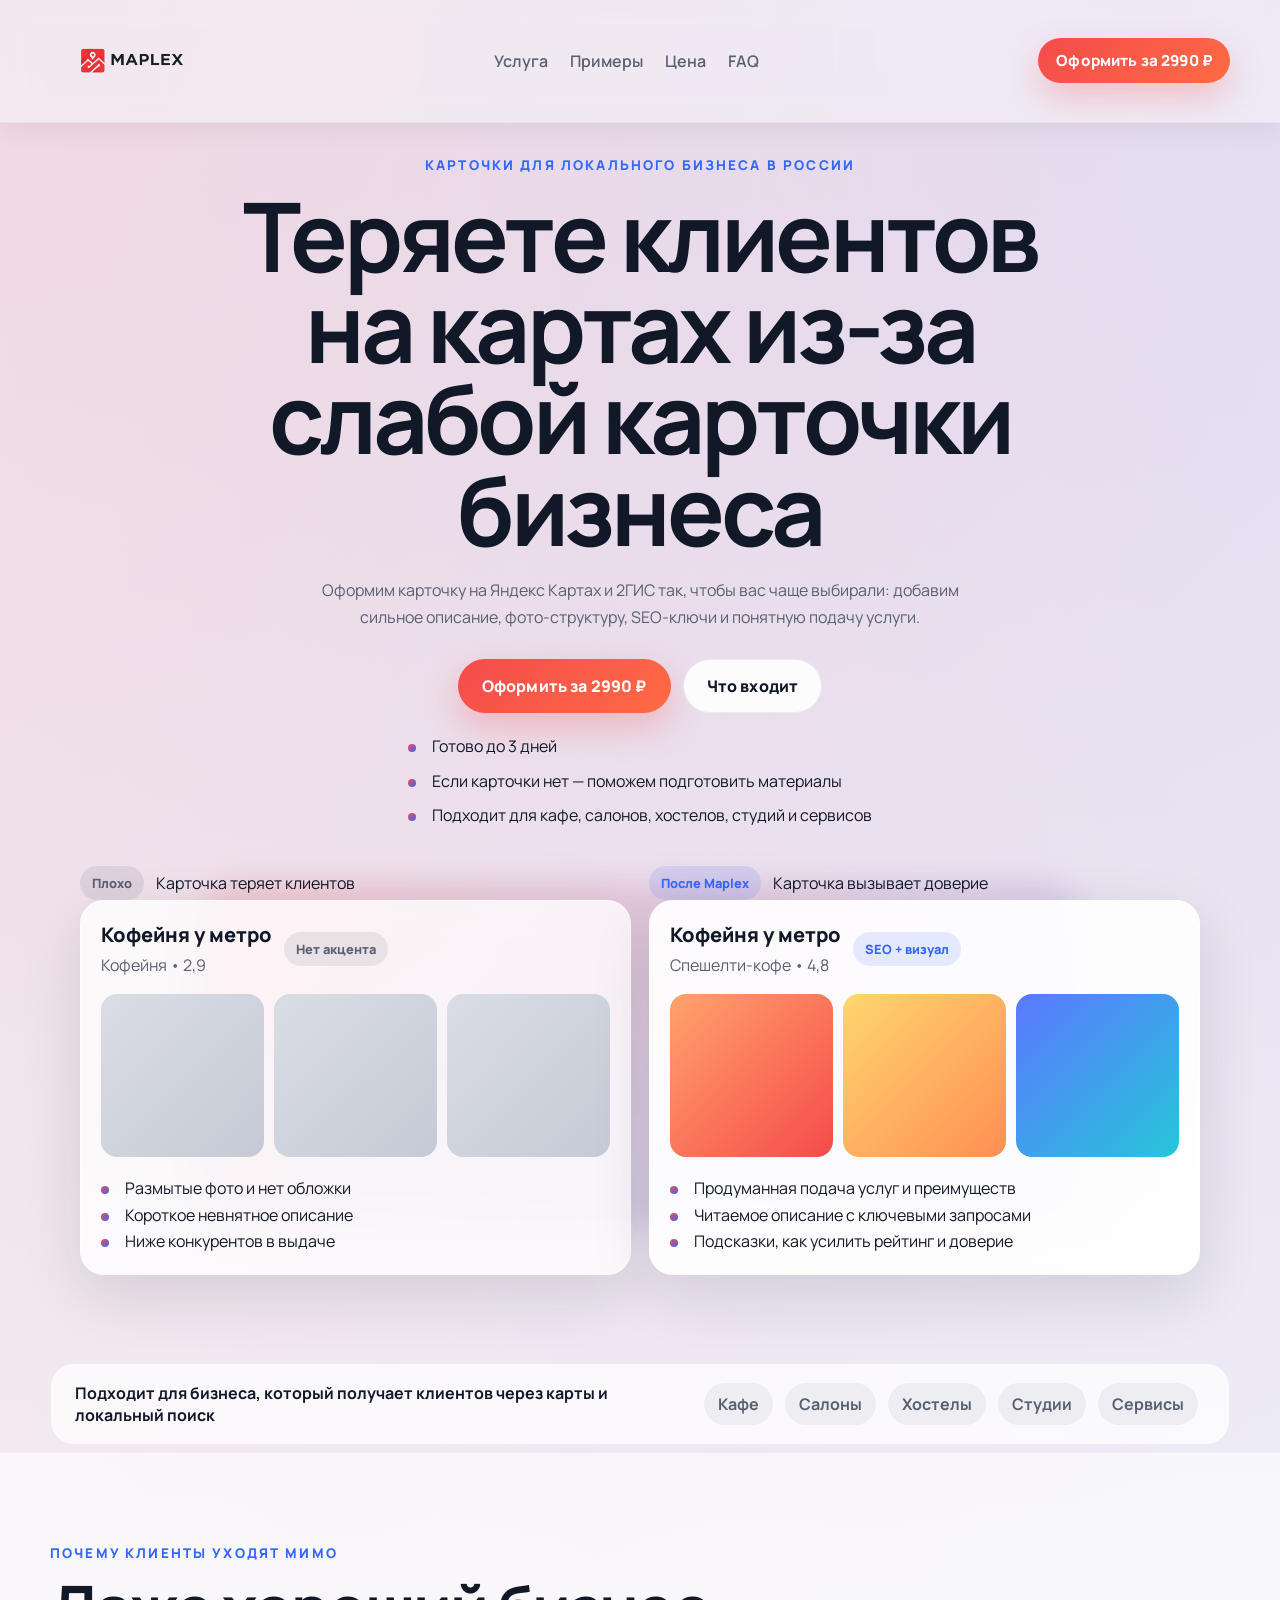
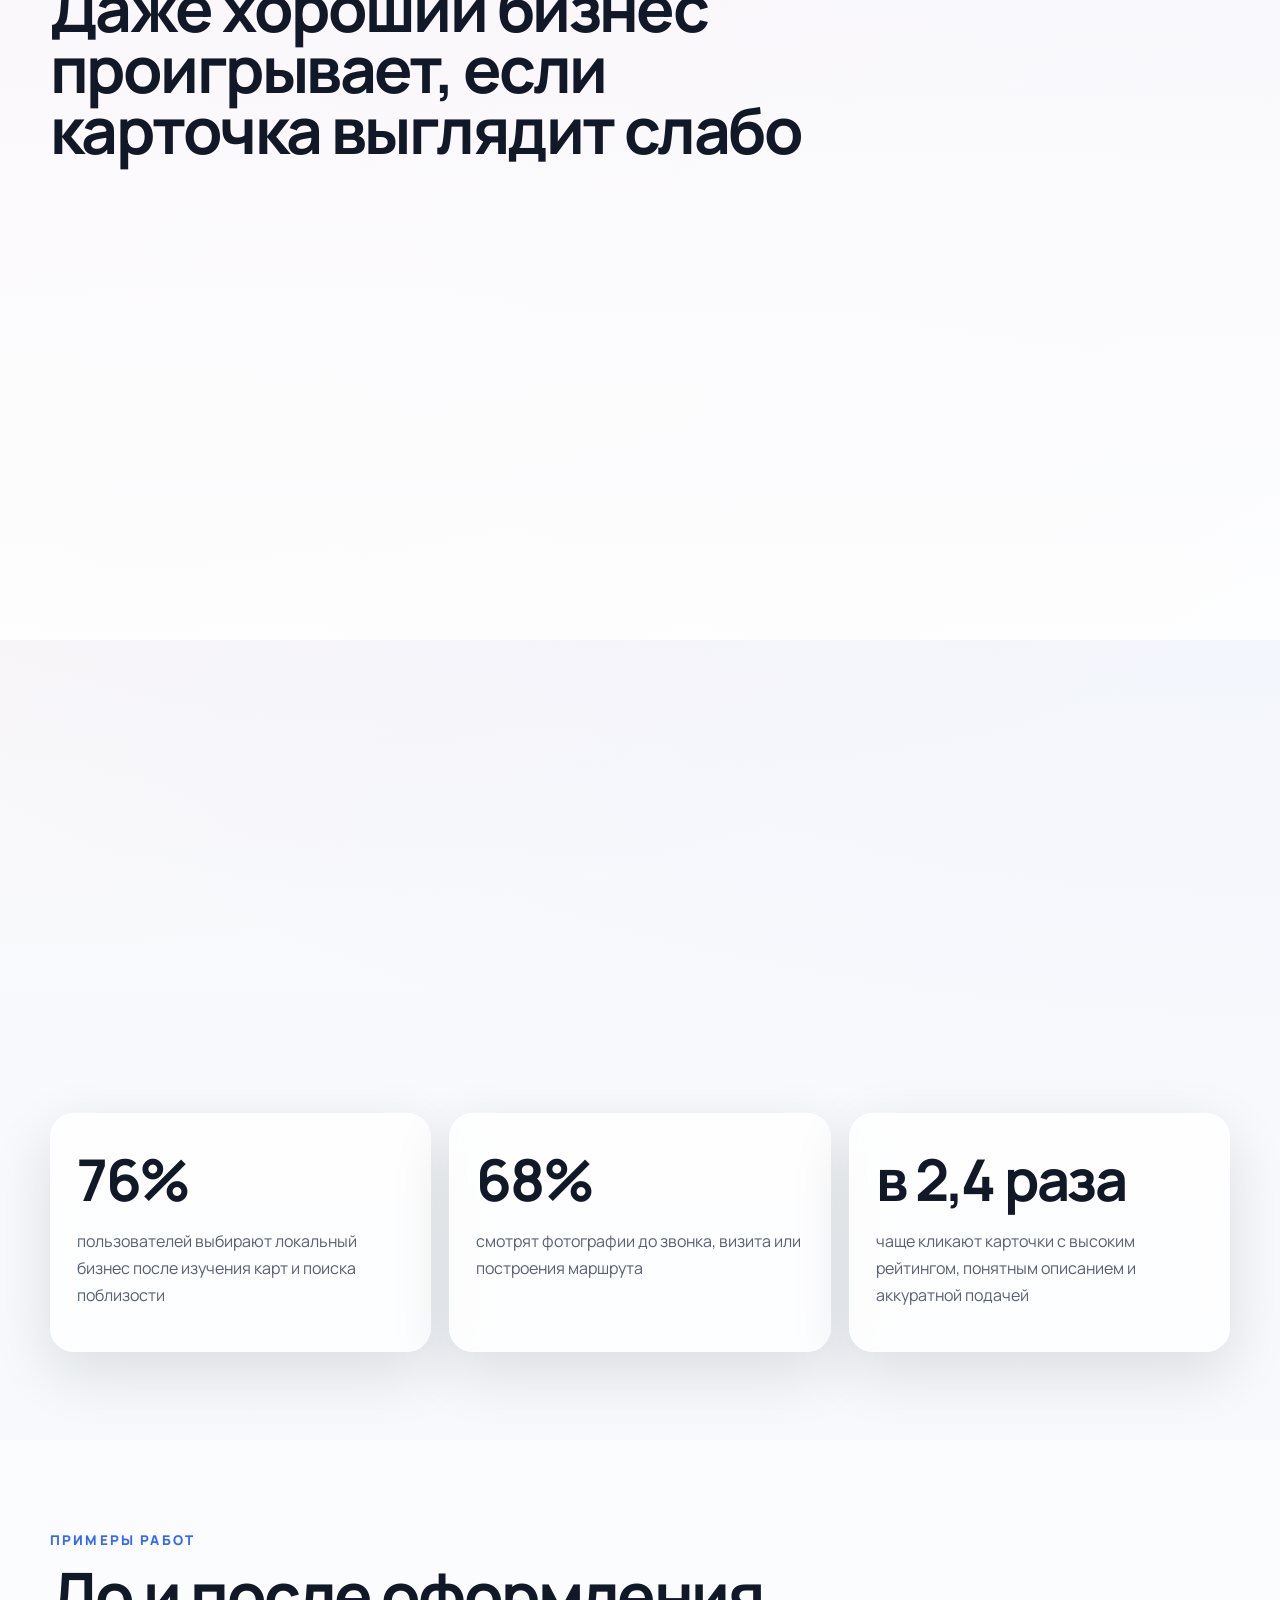
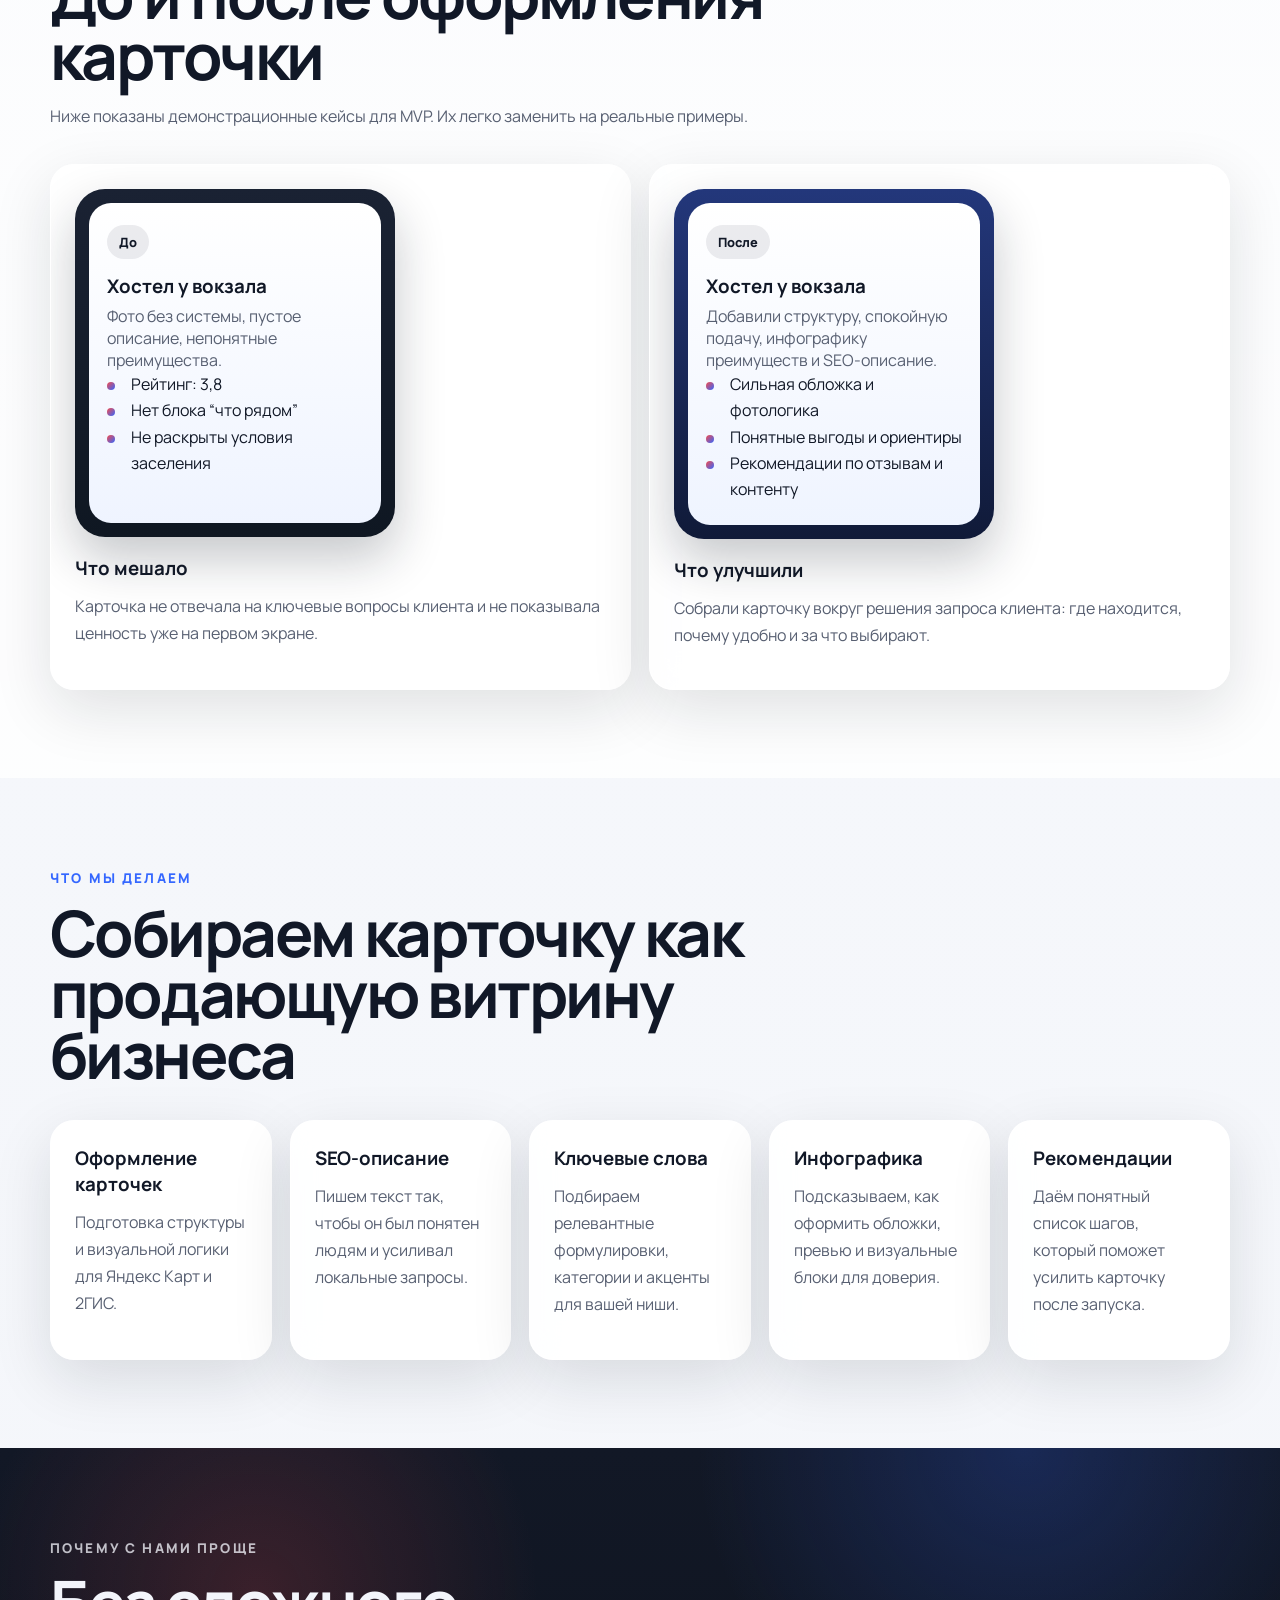
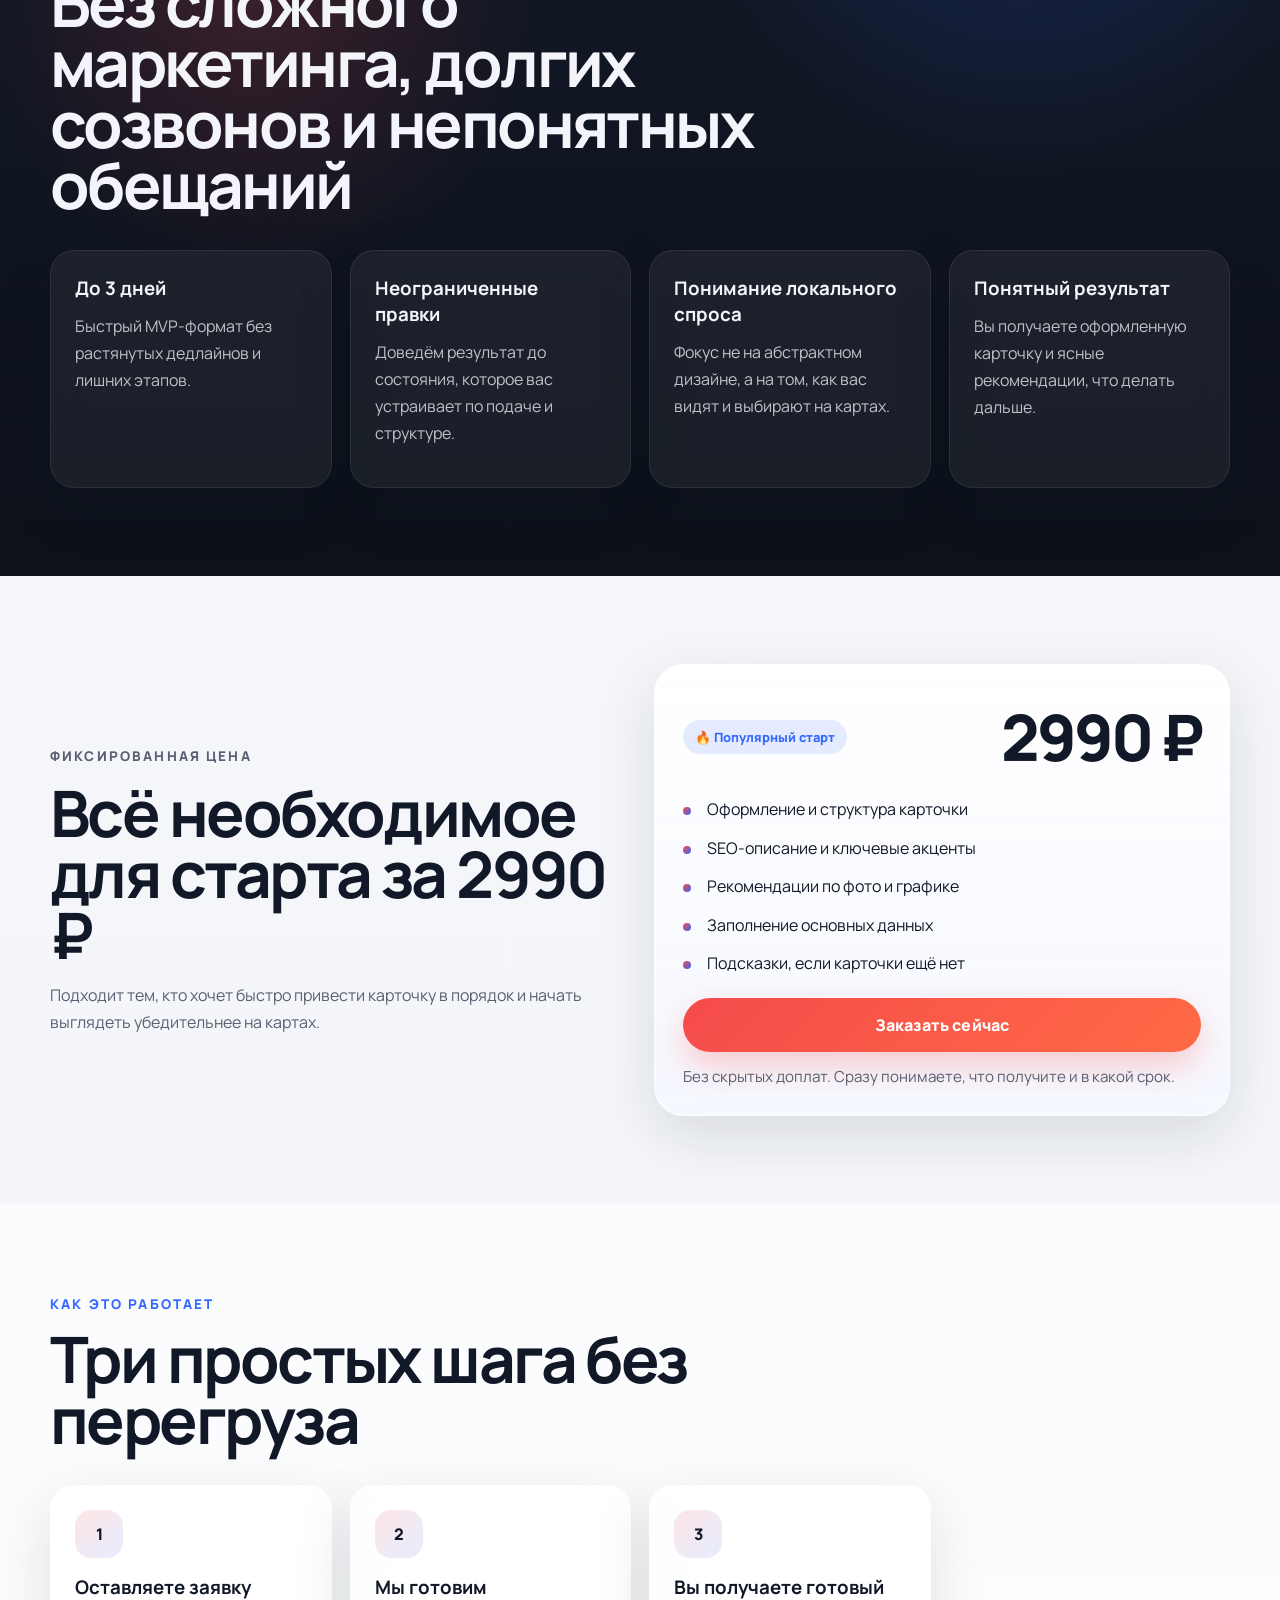
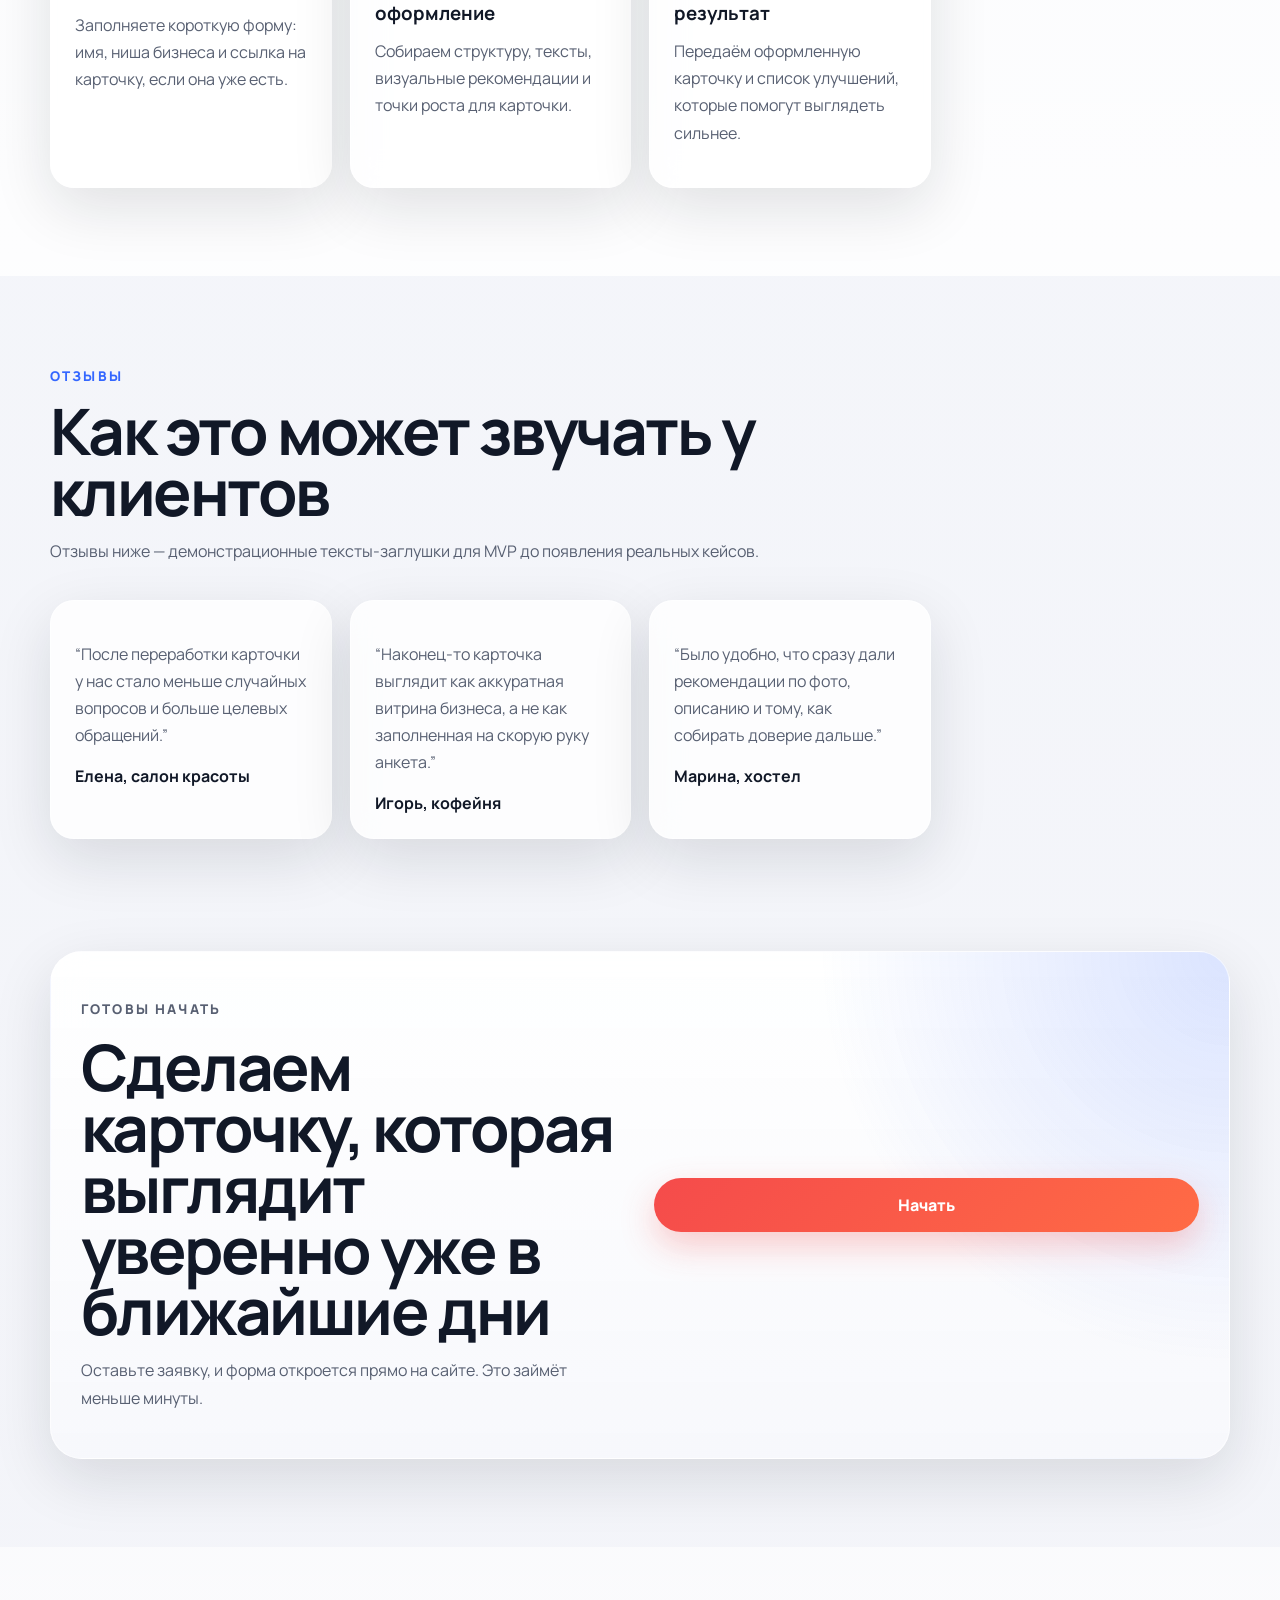
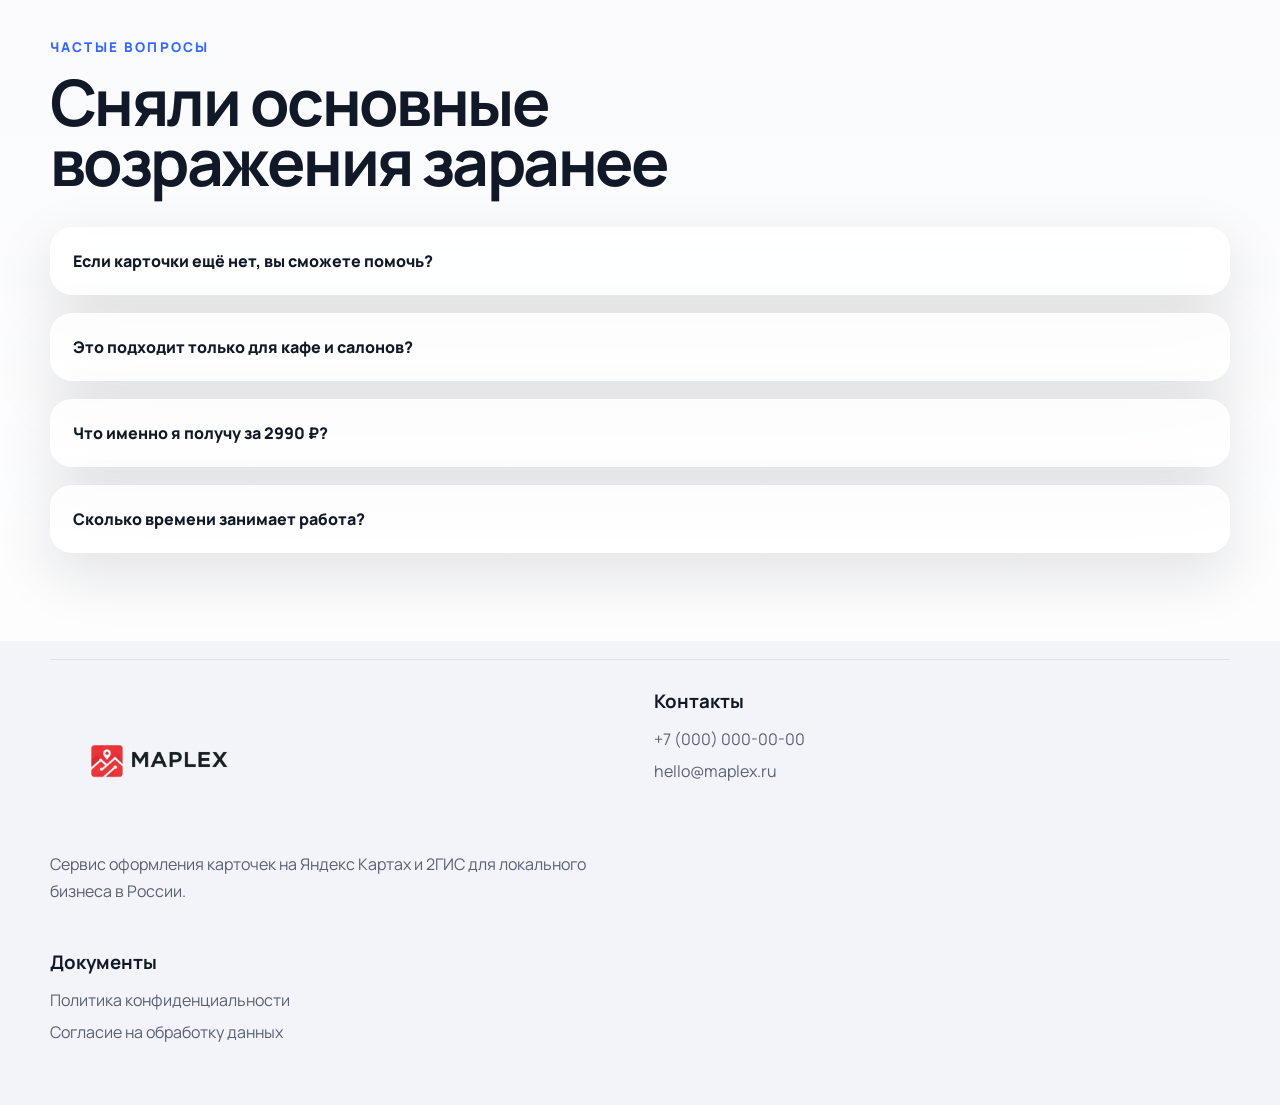
<file: index.html>
<!DOCTYPE html>
<html lang="ru">
<head>
  <meta charset="UTF-8">
  <meta name="viewport" content="width=device-width, initial-scale=1.0">
  <title>Maplex — оформление карточек на Яндекс Картах и 2ГИС за 2990 ₽</title>
  <meta
    name="description"
    content="Maplex помогает локальному бизнесу оформить и улучшить карточки на Яндекс Картах и 2ГИС: фото, описание, SEO, инфографика и рекомендации. Готово до 3 дней за 2990 ₽."
  >
  <meta
    name="keywords"
    content="оформление карточки Яндекс Карты, оформление 2ГИС, оптимизация карточки бизнеса, продвижение на картах, локальный бизнес"
  >
  <meta property="og:title" content="Maplex — оформим карточку бизнеса за 2990 ₽">
  <meta property="og:description" content="Повысьте доверие и поток клиентов из Яндекс Карт и 2ГИС за 3 дня.">
  <meta property="og:type" content="website">
  <meta property="og:locale" content="ru_RU">
  <link rel="preconnect" href="https://fonts.googleapis.com">
  <link rel="preconnect" href="https://fonts.gstatic.com" crossorigin>
  <link
    href="https://fonts.googleapis.com/css2?family=Manrope:wght@400;500;600;700;800&display=swap"
    rel="stylesheet"
  >
  <link rel="stylesheet" href="styles.css?v=9">
</head>
<body>
  <div class="page-shell">
    <header class="site-header">
      <div class="container header-inner">
        <a class="brand" href="#hero" aria-label="Maplex">
          <img class="brand-logo" src="logo-final.png" alt="Логотип Maplex" width="312" height="68">
        </a>
        <nav class="nav">
          <a href="#services">Услуга</a>
          <a href="#cases">Примеры</a>
          <a href="#pricing">Цена</a>
          <a href="#faq">FAQ</a>
        </nav>
        <button class="button button-small" type="button" data-open-modal>
          Оформить за 2990 ₽
        </button>
      </div>
    </header>

    <main>
      <section class="hero section" id="hero">
        <div class="container hero-grid">
          <div class="hero-copy reveal">
            <p class="eyebrow">Карточки для локального бизнеса в России</p>
            <h1>Теряете клиентов на картах из-за слабой карточки бизнеса</h1>
            <p class="hero-text">
              Оформим карточку на Яндекс Картах и 2ГИС так, чтобы вас чаще выбирали:
              добавим сильное описание, фото-структуру, SEO-ключи и понятную подачу услуги.
            </p>
            <div class="hero-actions">
              <button class="button" type="button" data-open-modal>Оформить за 2990 ₽</button>
              <a class="button button-secondary" href="#pricing">Что входит</a>
            </div>
            <ul class="hero-points">
              <li>Готово до 3 дней</li>
              <li>Если карточки нет — поможем подготовить материалы</li>
              <li>Подходит для кафе, салонов, хостелов, студий и сервисов</li>
            </ul>
          </div>

          <div class="hero-visual reveal">
            <div class="hero-compare-grid">
              <div class="compare-card compare-card-bad">
                <div class="compare-label">
                  <span class="status status-bad">Плохо</span>
                  <span>Карточка теряет клиентов</span>
                </div>
                <div class="map-card mock-card">
                  <div class="mock-top">
                    <div>
                      <p class="mock-title">Кофейня у метро</p>
                      <p class="mock-subtitle">Кофейня • 2,9</p>
                    </div>
                    <span class="pill pill-muted">Нет акцента</span>
                  </div>
                  <div class="photo-strip">
                    <div class="photo ghost"></div>
                    <div class="photo ghost"></div>
                    <div class="photo ghost"></div>
                  </div>
                  <ul class="mock-list">
                    <li>Размытые фото и нет обложки</li>
                    <li>Короткое невнятное описание</li>
                    <li>Ниже конкурентов в выдаче</li>
                  </ul>
                </div>
              </div>

              <div class="compare-card compare-card-good">
                <div class="compare-label">
                  <span class="status status-good">После Maplex</span>
                  <span>Карточка вызывает доверие</span>
                </div>
                <div class="map-card mock-card highlighted">
                  <div class="mock-top">
                    <div>
                      <p class="mock-title">Кофейня у метро</p>
                      <p class="mock-subtitle">Спешелти-кофе • 4,8</p>
                    </div>
                    <span class="pill pill-accent">SEO + визуал</span>
                  </div>
                  <div class="photo-strip">
                    <div class="photo vibrant"></div>
                    <div class="photo warm"></div>
                    <div class="photo vivid"></div>
                  </div>
                  <ul class="mock-list">
                    <li>Продуманная подача услуг и преимуществ</li>
                    <li>Читаемое описание с ключевыми запросами</li>
                    <li>Подсказки, как усилить рейтинг и доверие</li>
                  </ul>
                </div>
              </div>
            </div>
          </div>
        </div>
      </section>

      <section class="trusted-line">
        <div class="container trusted-line-inner">
          <p>Подходит для бизнеса, который получает клиентов через карты и локальный поиск</p>
          <div class="trusted-tags">
            <span>Кафе</span>
            <span>Салоны</span>
            <span>Хостелы</span>
            <span>Студии</span>
            <span>Сервисы</span>
          </div>
        </div>
      </section>

      <section class="section section-soft" id="pain">
        <div class="container">
          <div class="section-heading reveal">
            <p class="eyebrow">Почему клиенты уходят мимо</p>
            <h2>Даже хороший бизнес проигрывает, если карточка выглядит слабо</h2>
          </div>
          <div class="pain-grid">
            <article class="feature-card reveal">
              <div class="icon-badge">01</div>
              <h3>Вас не выбирают на картах</h3>
              <p>Пользователь видит десятки вариантов и кликает туда, где понятнее, чище и убедительнее.</p>
            </article>
            <article class="feature-card reveal">
              <div class="icon-badge">02</div>
              <h3>Мало отзывов и доверия</h3>
              <p>Когда рейтинг слабый, а описание пустое, посетитель уходит к конкуренту без лишних раздумий.</p>
            </article>
            <article class="feature-card reveal">
              <div class="icon-badge">03</div>
              <h3>Плохие или случайные фото</h3>
              <p>Фото продают атмосферу. Если они не цепляют, карточка выглядит заброшенной и неаккуратной.</p>
            </article>
            <article class="feature-card reveal">
              <div class="icon-badge">04</div>
              <h3>Нет понятного описания</h3>
              <p>Клиент не понимает, чем вы отличаетесь, кому подходите и почему стоит выбрать именно вас.</p>
            </article>
            <article class="feature-card reveal">
              <div class="icon-badge">05</div>
              <h3>Вы ниже конкурентов</h3>
              <p>Без структуры, ключевых слов и оформления карточка проигрывает даже более слабым игрокам.</p>
            </article>
          </div>
        </div>
      </section>

      <section class="section" id="stats">
        <div class="container">
          <div class="section-heading reveal">
            <p class="eyebrow">Цифры, которые влияют на решение</p>
            <h2>Карточка на картах — это не формальность, а реальная точка входа в продажу</h2>
            <p class="section-note">
              Приведены ориентировочные маркетинговые значения для MVP-лендинга. При желании заменим их на подтверждённые данные.
            </p>
          </div>
          <div class="stats-grid">
            <article class="stat-card reveal">
              <strong>76%</strong>
              <p>пользователей выбирают локальный бизнес после изучения карт и поиска поблизости</p>
            </article>
            <article class="stat-card reveal">
              <strong>68%</strong>
              <p>смотрят фотографии до звонка, визита или построения маршрута</p>
            </article>
            <article class="stat-card reveal">
              <strong>в 2,4 раза</strong>
              <p>чаще кликают карточки с высоким рейтингом, понятным описанием и аккуратной подачей</p>
            </article>
          </div>
        </div>
      </section>

      <section class="section section-soft" id="cases">
        <div class="container">
          <div class="section-heading reveal">
            <p class="eyebrow">Примеры работ</p>
            <h2>До и после оформления карточки</h2>
            <p class="section-note">Ниже показаны демонстрационные кейсы для MVP. Их легко заменить на реальные примеры.</p>
          </div>
          <div class="cases-grid">
            <article class="case-card reveal">
              <div class="case-visual">
                <div class="demo-phone">
                  <div class="demo-screen">
                    <span class="demo-tag">До</span>
                    <h3>Хостел у вокзала</h3>
                    <p>Фото без системы, пустое описание, непонятные преимущества.</p>
                    <ul>
                      <li>Рейтинг: 3,8</li>
                      <li>Нет блока “что рядом”</li>
                      <li>Не раскрыты условия заселения</li>
                    </ul>
                  </div>
                </div>
              </div>
              <div class="case-copy">
                <h3>Что мешало</h3>
                <p>Карточка не отвечала на ключевые вопросы клиента и не показывала ценность уже на первом экране.</p>
              </div>
            </article>
            <article class="case-card reveal">
              <div class="case-visual">
                <div class="demo-phone demo-phone-accent">
                  <div class="demo-screen">
                    <span class="demo-tag demo-tag-good">После</span>
                    <h3>Хостел у вокзала</h3>
                    <p>Добавили структуру, спокойную подачу, инфографику преимуществ и SEO-описание.</p>
                    <ul>
                      <li>Сильная обложка и фотологика</li>
                      <li>Понятные выгоды и ориентиры</li>
                      <li>Рекомендации по отзывам и контенту</li>
                    </ul>
                  </div>
                </div>
              </div>
              <div class="case-copy">
                <h3>Что улучшили</h3>
                <p>Собрали карточку вокруг решения запроса клиента: где находится, почему удобно и за что выбирают.</p>
              </div>
            </article>
          </div>
        </div>
      </section>

      <section class="section" id="services">
        <div class="container">
          <div class="section-heading reveal">
            <p class="eyebrow">Что мы делаем</p>
            <h2>Собираем карточку как продающую витрину бизнеса</h2>
          </div>
          <div class="services-grid">
            <article class="service-card reveal">
              <h3>Оформление карточек</h3>
              <p>Подготовка структуры и визуальной логики для Яндекс Карт и 2ГИС.</p>
            </article>
            <article class="service-card reveal">
              <h3>SEO-описание</h3>
              <p>Пишем текст так, чтобы он был понятен людям и усиливал локальные запросы.</p>
            </article>
            <article class="service-card reveal">
              <h3>Ключевые слова</h3>
              <p>Подбираем релевантные формулировки, категории и акценты для вашей ниши.</p>
            </article>
            <article class="service-card reveal">
              <h3>Инфографика</h3>
              <p>Подсказываем, как оформить обложки, превью и визуальные блоки для доверия.</p>
            </article>
            <article class="service-card reveal">
              <h3>Рекомендации</h3>
              <p>Даём понятный список шагов, который поможет усилить карточку после запуска.</p>
            </article>
          </div>
        </div>
      </section>

      <section class="section section-dark" id="benefits">
        <div class="container">
          <div class="section-heading light reveal">
            <p class="eyebrow">Почему с нами проще</p>
            <h2>Без сложного маркетинга, долгих созвонов и непонятных обещаний</h2>
          </div>
          <div class="benefits-grid">
            <article class="benefit-item reveal">
              <h3>До 3 дней</h3>
              <p>Быстрый MVP-формат без растянутых дедлайнов и лишних этапов.</p>
            </article>
            <article class="benefit-item reveal">
              <h3>Неограниченные правки</h3>
              <p>Доведём результат до состояния, которое вас устраивает по подаче и структуре.</p>
            </article>
            <article class="benefit-item reveal">
              <h3>Понимание локального спроса</h3>
              <p>Фокус не на абстрактном дизайне, а на том, как вас видят и выбирают на картах.</p>
            </article>
            <article class="benefit-item reveal">
              <h3>Понятный результат</h3>
              <p>Вы получаете оформленную карточку и ясные рекомендации, что делать дальше.</p>
            </article>
          </div>
        </div>
      </section>

      <section class="section" id="pricing">
        <div class="container pricing-wrap reveal">
          <div class="pricing-copy">
            <p class="eyebrow">Фиксированная цена</p>
            <h2>Всё необходимое для старта за 2990 ₽</h2>
            <p>Подходит тем, кто хочет быстро привести карточку в порядок и начать выглядеть убедительнее на картах.</p>
          </div>
          <div class="pricing-card">
            <div class="price-line">
              <span class="price-badge">🔥 Популярный старт</span>
              <strong>2990 ₽</strong>
            </div>
            <ul class="price-list">
              <li>Оформление и структура карточки</li>
              <li>SEO-описание и ключевые акценты</li>
              <li>Рекомендации по фото и графике</li>
              <li>Заполнение основных данных</li>
              <li>Подсказки, если карточки ещё нет</li>
            </ul>
            <button class="button button-wide" type="button" data-open-modal>Заказать сейчас</button>
            <p class="micro-copy">Без скрытых доплат. Сразу понимаете, что получите и в какой срок.</p>
          </div>
        </div>
      </section>

      <section class="section section-soft" id="process">
        <div class="container">
          <div class="section-heading reveal">
            <p class="eyebrow">Как это работает</p>
            <h2>Три простых шага без перегруза</h2>
          </div>
          <div class="steps-grid">
            <article class="step-card reveal">
              <span>1</span>
              <h3>Оставляете заявку</h3>
              <p>Заполняете короткую форму: имя, ниша бизнеса и ссылка на карточку, если она уже есть.</p>
            </article>
            <article class="step-card reveal">
              <span>2</span>
              <h3>Мы готовим оформление</h3>
              <p>Собираем структуру, тексты, визуальные рекомендации и точки роста для карточки.</p>
            </article>
            <article class="step-card reveal">
              <span>3</span>
              <h3>Вы получаете готовый результат</h3>
              <p>Передаём оформленную карточку и список улучшений, которые помогут выглядеть сильнее.</p>
            </article>
          </div>
        </div>
      </section>

      <section class="section" id="reviews">
        <div class="container">
          <div class="section-heading reveal">
            <p class="eyebrow">Отзывы</p>
            <h2>Как это может звучать у клиентов</h2>
            <p class="section-note">Отзывы ниже — демонстрационные тексты-заглушки для MVP до появления реальных кейсов.</p>
          </div>
          <div class="reviews-grid">
            <article class="review-card reveal">
              <p>“После переработки карточки у нас стало меньше случайных вопросов и больше целевых обращений.”</p>
              <strong>Елена, салон красоты</strong>
            </article>
            <article class="review-card reveal">
              <p>“Наконец-то карточка выглядит как аккуратная витрина бизнеса, а не как заполненная на скорую руку анкета.”</p>
              <strong>Игорь, кофейня</strong>
            </article>
            <article class="review-card reveal">
              <p>“Было удобно, что сразу дали рекомендации по фото, описанию и тому, как собирать доверие дальше.”</p>
              <strong>Марина, хостел</strong>
            </article>
          </div>
        </div>
      </section>

      <section class="section cta-section" id="contact">
        <div class="container cta-box reveal">
          <div>
            <p class="eyebrow">Готовы начать</p>
            <h2>Сделаем карточку, которая выглядит уверенно уже в ближайшие дни</h2>
            <p>Оставьте заявку, и форма откроется прямо на сайте. Это займёт меньше минуты.</p>
          </div>
          <button class="button" type="button" data-open-modal>Начать</button>
        </div>
      </section>

      <section class="section section-soft" id="faq">
        <div class="container">
          <div class="section-heading reveal">
            <p class="eyebrow">Частые вопросы</p>
            <h2>Сняли основные возражения заранее</h2>
          </div>
          <div class="faq-list">
            <details class="faq-item reveal">
              <summary>Если карточки ещё нет, вы сможете помочь?</summary>
              <p>Да. Подскажем, какие материалы нужны для старта, и подготовим основу, чтобы вам было проще запуститься.</p>
            </details>
            <details class="faq-item reveal">
              <summary>Это подходит только для кафе и салонов?</summary>
              <p>Нет. Услуга рассчитана на любой локальный бизнес, который получает клиентов через карты и поиск поблизости.</p>
            </details>
            <details class="faq-item reveal">
              <summary>Что именно я получу за 2990 ₽?</summary>
              <p>Оформление карточки, SEO-описание, ключевые акценты, рекомендации по визуалу и понятную структуру для заполнения.</p>
            </details>
            <details class="faq-item reveal">
              <summary>Сколько времени занимает работа?</summary>
              <p>Обычно до 3 дней, если материалы уже есть. Если чего-то не хватает, подскажем самый короткий путь, как это закрыть.</p>
            </details>
          </div>
        </div>
      </section>
    </main>

    <footer class="site-footer">
      <div class="container footer-grid">
        <div>
          <img class="footer-logo" src="logo-final.png" alt="Maplex" width="312" height="68">
          <p class="footer-text">
            Сервис оформления карточек на Яндекс Картах и 2ГИС для локального бизнеса в России.
          </p>
        </div>
        <div>
          <h3>Контакты</h3>
          <a href="tel:+70000000000">+7 (000) 000-00-00</a>
          <a href="mailto:hello@maplex.ru">hello@maplex.ru</a>
        </div>
        <div>
          <h3>Документы</h3>
          <a href="privacy.html">Политика конфиденциальности</a>
          <a href="consent.html">Согласие на обработку данных</a>
        </div>
      </div>
    </footer>
  </div>

  <div class="modal" id="lead-modal" aria-hidden="true" role="dialog" aria-modal="true" aria-labelledby="lead-title">
    <div class="modal-backdrop" data-close-modal></div>
    <div class="modal-dialog">
      <button class="modal-close" type="button" aria-label="Закрыть форму" data-close-modal>×</button>
      <div class="modal-copy">
        <p class="eyebrow">Заявка на оформление</p>
        <h2 id="lead-title">Оставьте контакты, и мы вернёмся с планом по вашей карточке</h2>
        <p>Можно оставить телефон или email. Если карточка уже есть, прикрепите ссылку — это ускорит старт.</p>
      </div>
      <form class="lead-form" id="lead-form">
        <label>
          Имя
          <input type="text" name="name" placeholder="Как к вам обращаться" required>
        </label>
        <label>
          Бизнес
          <input type="text" name="business" placeholder="Например: кофейня, салон, хостел" required>
        </label>
        <label>
          Ссылка на карточку
          <input type="url" name="listing" placeholder="https://...">
        </label>
        <label>
          Телефон или email
          <input type="text" name="contact" placeholder="+7 ... или name@email.ru" required>
        </label>
        <label class="checkbox">
          <input type="checkbox" name="terms" required>
          <span>
            Нажимая кнопку, вы соглашаетесь с
            <a href="privacy.html" target="_blank" rel="noopener noreferrer">политикой конфиденциальности</a>
            и
            <a href="consent.html" target="_blank" rel="noopener noreferrer">обработкой персональных данных</a>.
          </span>
        </label>
        <button class="button button-wide" type="submit">Отправить заявку</button>
        <p class="form-hint">Форма демонстрационная: после интеграции можно подключить Telegram, email или CRM.</p>
        <p class="form-result" id="form-result" aria-live="polite"></p>
      </form>
    </div>
  </div>

  <script src="script.js?v=4"></script>
</body>
</html>
</file>
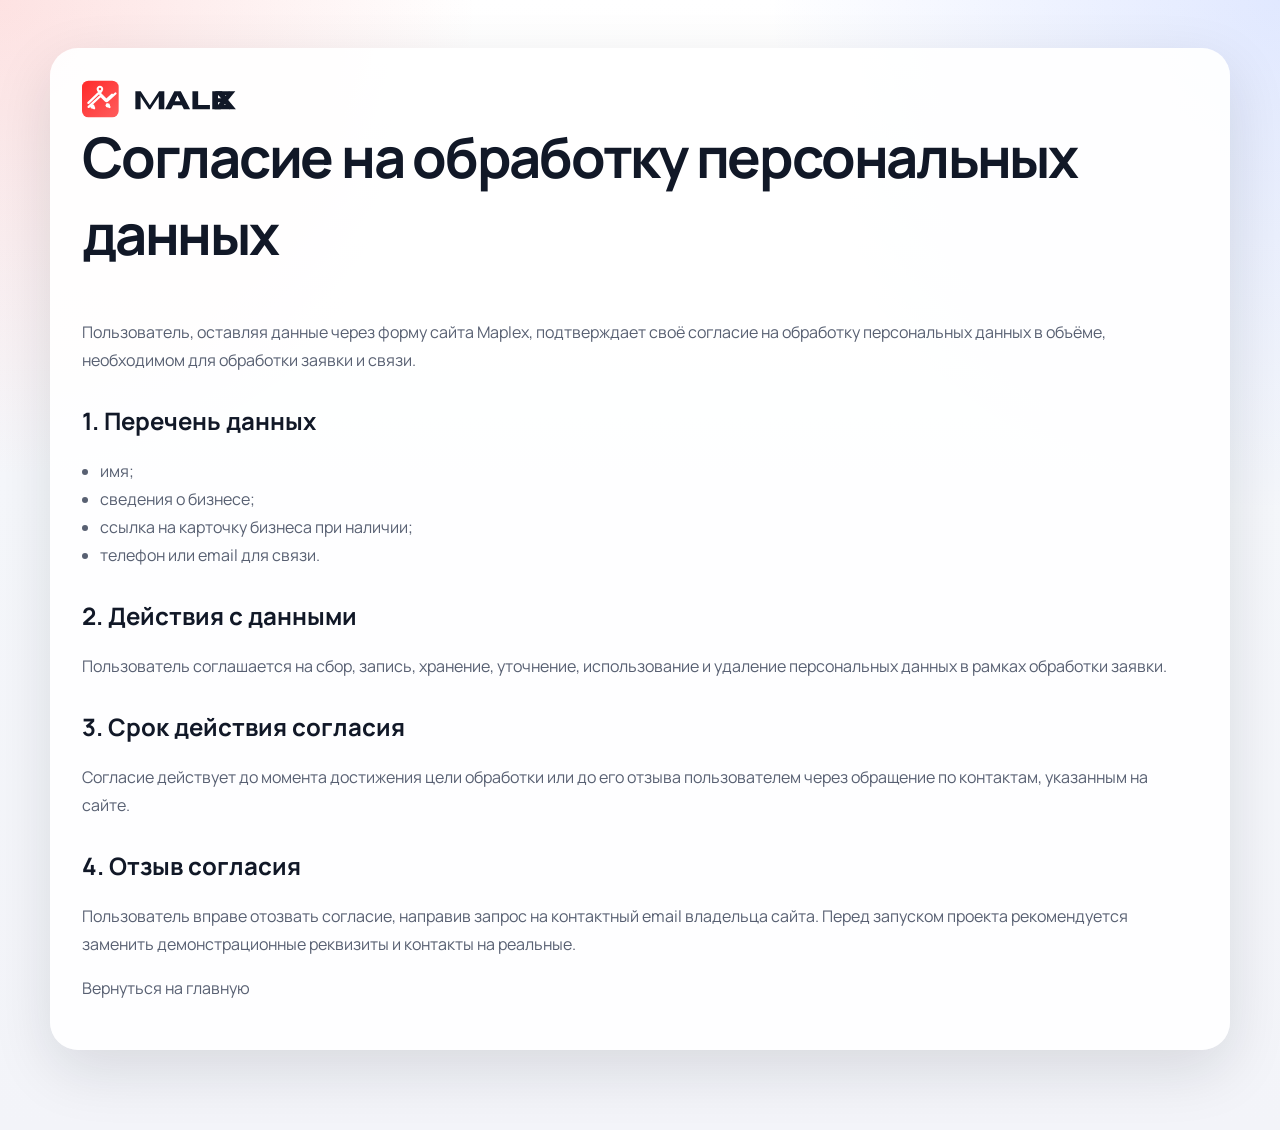
<file: consent.html>
<!DOCTYPE html>
<html lang="ru">
<head>
  <meta charset="UTF-8">
  <meta name="viewport" content="width=device-width, initial-scale=1.0">
  <title>Согласие на обработку персональных данных — Maplex</title>
  <link rel="preconnect" href="https://fonts.googleapis.com">
  <link rel="preconnect" href="https://fonts.gstatic.com" crossorigin>
  <link
    href="https://fonts.googleapis.com/css2?family=Manrope:wght@400;500;600;700;800&display=swap"
    rel="stylesheet"
  >
  <link rel="stylesheet" href="styles.css">
</head>
<body>
  <main class="legal-main">
    <div class="container">
      <article class="legal-card">
        <img src="logo.svg" alt="Maplex" width="154" height="38">
        <h1>Согласие на обработку персональных данных</h1>
        <p>
          Пользователь, оставляя данные через форму сайта Maplex, подтверждает своё согласие
          на обработку персональных данных в объёме, необходимом для обработки заявки и связи.
        </p>
        <h2>1. Перечень данных</h2>
        <ul>
          <li>имя;</li>
          <li>сведения о бизнесе;</li>
          <li>ссылка на карточку бизнеса при наличии;</li>
          <li>телефон или email для связи.</li>
        </ul>
        <h2>2. Действия с данными</h2>
        <p>
          Пользователь соглашается на сбор, запись, хранение, уточнение, использование и удаление
          персональных данных в рамках обработки заявки.
        </p>
        <h2>3. Срок действия согласия</h2>
        <p>
          Согласие действует до момента достижения цели обработки или до его отзыва пользователем
          через обращение по контактам, указанным на сайте.
        </p>
        <h2>4. Отзыв согласия</h2>
        <p>
          Пользователь вправе отозвать согласие, направив запрос на контактный email владельца сайта.
          Перед запуском проекта рекомендуется заменить демонстрационные реквизиты и контакты на реальные.
        </p>
        <p><a href="index.html">Вернуться на главную</a></p>
      </article>
    </div>
  </main>
</body>
</html>
</file>
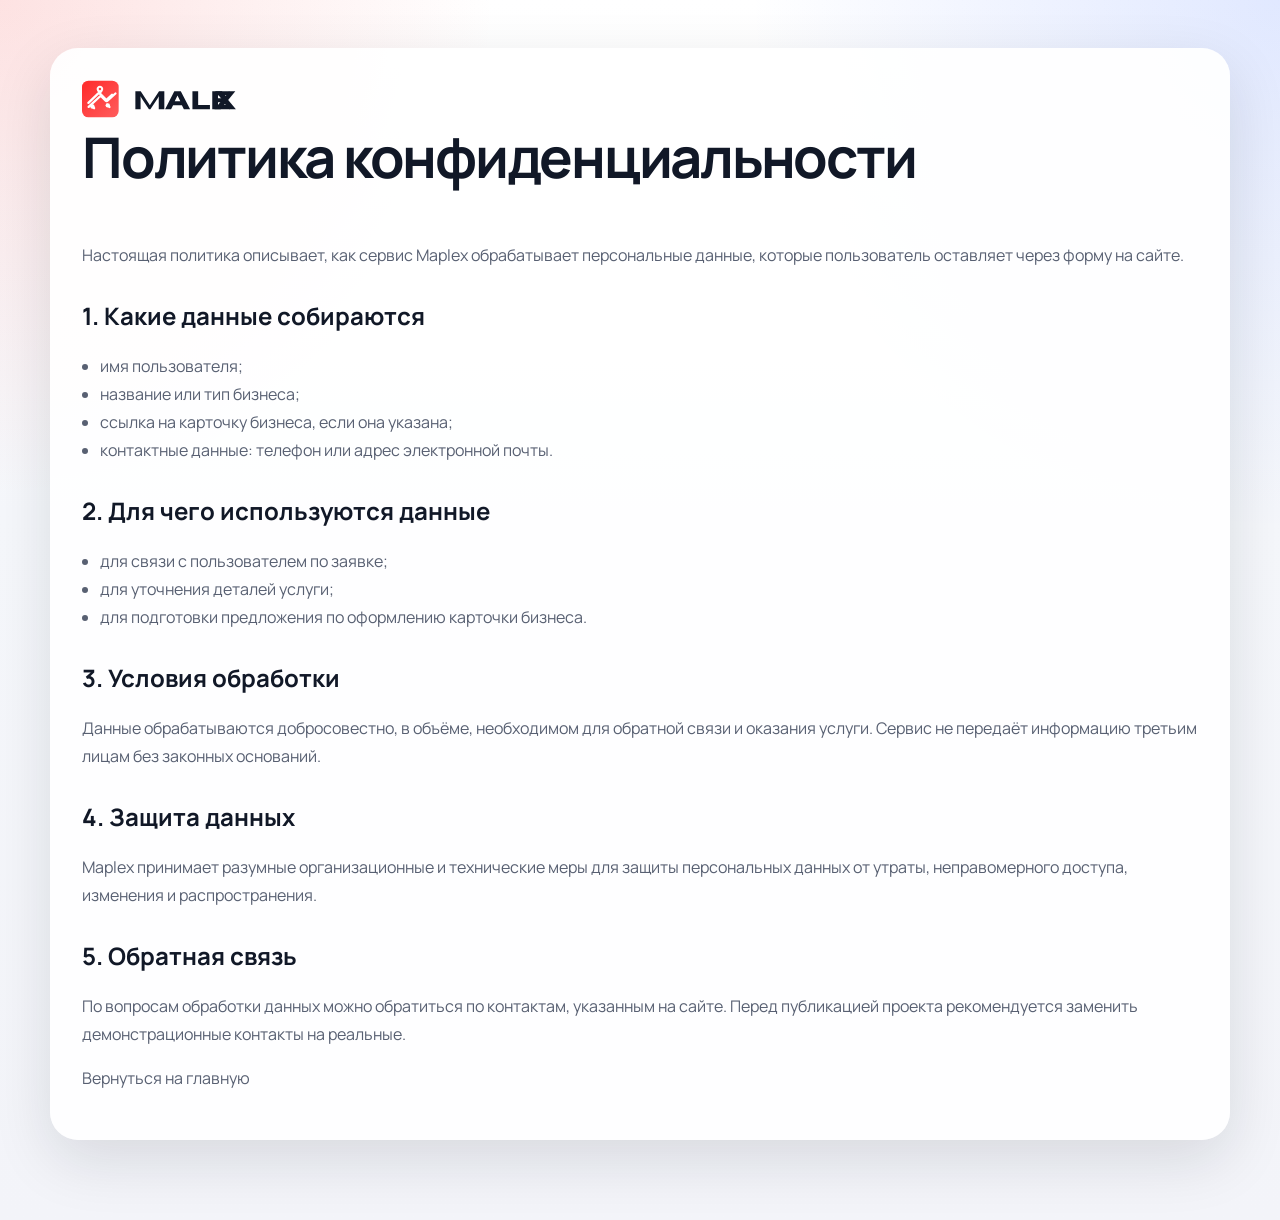
<file: privacy.html>
<!DOCTYPE html>
<html lang="ru">
<head>
  <meta charset="UTF-8">
  <meta name="viewport" content="width=device-width, initial-scale=1.0">
  <title>Политика конфиденциальности — Maplex</title>
  <link rel="preconnect" href="https://fonts.googleapis.com">
  <link rel="preconnect" href="https://fonts.gstatic.com" crossorigin>
  <link
    href="https://fonts.googleapis.com/css2?family=Manrope:wght@400;500;600;700;800&display=swap"
    rel="stylesheet"
  >
  <link rel="stylesheet" href="styles.css">
</head>
<body>
  <main class="legal-main">
    <div class="container">
      <article class="legal-card">
        <img src="logo.svg" alt="Maplex" width="154" height="38">
        <h1>Политика конфиденциальности</h1>
        <p>
          Настоящая политика описывает, как сервис Maplex обрабатывает персональные данные,
          которые пользователь оставляет через форму на сайте.
        </p>
        <h2>1. Какие данные собираются</h2>
        <ul>
          <li>имя пользователя;</li>
          <li>название или тип бизнеса;</li>
          <li>ссылка на карточку бизнеса, если она указана;</li>
          <li>контактные данные: телефон или адрес электронной почты.</li>
        </ul>
        <h2>2. Для чего используются данные</h2>
        <ul>
          <li>для связи с пользователем по заявке;</li>
          <li>для уточнения деталей услуги;</li>
          <li>для подготовки предложения по оформлению карточки бизнеса.</li>
        </ul>
        <h2>3. Условия обработки</h2>
        <p>
          Данные обрабатываются добросовестно, в объёме, необходимом для обратной связи
          и оказания услуги. Сервис не передаёт информацию третьим лицам без законных оснований.
        </p>
        <h2>4. Защита данных</h2>
        <p>
          Maplex принимает разумные организационные и технические меры для защиты персональных данных
          от утраты, неправомерного доступа, изменения и распространения.
        </p>
        <h2>5. Обратная связь</h2>
        <p>
          По вопросам обработки данных можно обратиться по контактам, указанным на сайте.
          Перед публикацией проекта рекомендуется заменить демонстрационные контакты на реальные.
        </p>
        <p><a href="index.html">Вернуться на главную</a></p>
      </article>
    </div>
  </main>
</body>
</html>
</file>
<file: styles.css>
:root {
  --bg: #f7f7fb;
  --surface: rgba(255, 255, 255, 0.78);
  --surface-solid: #ffffff;
  --surface-dark: #0f1722;
  --text: #111827;
  --muted: #586072;
  --line: rgba(17, 24, 39, 0.08);
  --accent: #f54b4b;
  --accent-2: #3467ff;
  --accent-soft: rgba(52, 103, 255, 0.12);
  --success: #1faa73;
  --shadow: 0 20px 60px rgba(15, 23, 34, 0.12);
  --radius-xl: 32px;
  --radius-lg: 24px;
  --radius-md: 18px;
  --container: 1180px;
}

*,
*::before,
*::after {
  box-sizing: border-box;
}

html {
  scroll-behavior: smooth;
}

body {
  margin: 0;
  font-family: "Manrope", sans-serif;
  color: var(--text);
  background:
    radial-gradient(circle at top left, rgba(245, 75, 75, 0.16), transparent 28%),
    radial-gradient(circle at top right, rgba(52, 103, 255, 0.15), transparent 30%),
    linear-gradient(180deg, #ffffff 0%, #f5f7fb 42%, #f3f4f9 100%);
}

img {
  max-width: 100%;
  display: block;
}

a {
  color: inherit;
  text-decoration: none;
}

button,
input {
  font: inherit;
}

.page-shell {
  overflow: visible;
}

.container {
  width: min(var(--container), calc(100% - 32px));
  margin: 0 auto;
}

.section {
  padding: 88px 0;
}

.section-soft {
  background: linear-gradient(180deg, rgba(255, 255, 255, 0.58), rgba(255, 255, 255, 0.84));
}

.section-dark {
  background:
    radial-gradient(circle at 20% 20%, rgba(245, 75, 75, 0.18), transparent 24%),
    radial-gradient(circle at 80% 0%, rgba(52, 103, 255, 0.22), transparent 26%),
    linear-gradient(180deg, #121826, #0c111a);
  color: #f3f5fb;
}

.site-header {
  position: sticky;
  top: 0;
  z-index: 60;
  backdrop-filter: blur(12px);
  background: rgba(247, 247, 251, 0.52);
  border-bottom: 1px solid rgba(17, 24, 39, 0.035);
  box-shadow: 0 8px 22px rgba(15, 23, 34, 0.05);
}

.header-inner {
  display: flex;
  align-items: center;
  justify-content: space-between;
  gap: 16px;
  min-height: 116px;
}

.brand {
  display: inline-flex;
  align-items: center;
  flex: 0 0 auto;
  padding: 6px 0;
}

.brand-logo {
  width: auto;
  height: auto;
  display: block;
  max-width: 584px;
  max-height: 110px;
}

.footer-logo {
  width: 220px;
  height: auto;
}

.nav {
  display: none;
  gap: 22px;
  color: var(--muted);
  font-weight: 600;
}

.nav a:hover {
  color: var(--text);
}

.button {
  border: none;
  border-radius: 999px;
  background: linear-gradient(135deg, var(--accent), #ff6b45);
  color: #fff;
  padding: 16px 24px;
  font-weight: 800;
  letter-spacing: 0.01em;
  cursor: pointer;
  box-shadow: 0 14px 34px rgba(245, 75, 75, 0.28);
  transition: transform 0.2s ease, box-shadow 0.2s ease, opacity 0.2s ease;
}

.button:hover,
.button:focus-visible {
  transform: translateY(-2px);
  box-shadow: 0 18px 38px rgba(245, 75, 75, 0.34);
}

.button-secondary {
  background: rgba(255, 255, 255, 0.9);
  color: var(--text);
  box-shadow: inset 0 0 0 1px rgba(17, 24, 39, 0.08);
}

.button-small {
  padding: 12px 18px;
  font-size: 0.95rem;
}

.button-wide {
  width: 100%;
  justify-content: center;
}

.hero {
  padding-top: 30px;
}

.hero-grid,
.pricing-wrap,
.cta-box,
.trusted-line-inner,
.footer-grid {
  display: grid;
  gap: 28px;
}

.hero-copy h1,
.section-heading h2,
.pricing-copy h2,
.cta-box h2 {
  margin: 0;
  line-height: 0.95;
  letter-spacing: -0.04em;
}

.hero-copy h1 {
  font-size: clamp(3.1rem, 8vw, 6rem);
  max-width: 15.4ch;
  margin-left: auto;
  margin-right: auto;
  margin-bottom: 22px;
}

.hero-text,
.section-note,
.footer-text,
.service-card p,
.feature-card p,
.benefit-item p,
.step-card p,
.review-card p,
.case-copy p,
.pricing-copy p,
.cta-box p,
.stat-card p {
  color: var(--muted);
  line-height: 1.7;
}

.section-dark .benefit-item p,
.section-dark .section-heading p {
  color: rgba(243, 245, 251, 0.76);
}

.eyebrow {
  margin: 0 0 16px;
  display: inline-flex;
  align-items: center;
  gap: 8px;
  font-size: 0.84rem;
  font-weight: 800;
  text-transform: uppercase;
  letter-spacing: 0.16em;
  color: var(--accent-2);
}

.hero-actions {
  display: flex;
  flex-direction: column;
  gap: 12px;
  margin: 28px 0 20px;
  justify-content: center;
}

.hero-points,
.mock-list,
.price-list,
.demo-screen ul {
  margin: 0;
  padding: 0;
  list-style: none;
}

.hero-points li,
.mock-list li,
.price-list li,
.demo-screen li {
  position: relative;
  padding-left: 24px;
  line-height: 1.65;
}

.hero-points li::before,
.mock-list li::before,
.price-list li::before,
.demo-screen li::before {
  content: "";
  position: absolute;
  left: 0;
  top: 11px;
  width: 8px;
  height: 8px;
  border-radius: 50%;
  background: linear-gradient(135deg, var(--accent), var(--accent-2));
}

.hero-visual {
  position: relative;
  width: 100%;
  max-width: 1120px;
  margin: 0 auto;
}

.hero-visual::before {
  content: "";
  position: absolute;
  inset: 6% 10% auto;
  height: 82%;
  border-radius: 52px;
  background: linear-gradient(145deg, rgba(245, 75, 75, 0.18), rgba(52, 103, 255, 0.15));
  filter: blur(14px);
}

.hero-copy {
  max-width: 900px;
  margin: 0 auto;
  text-align: center;
}

.hero-copy .eyebrow {
  justify-content: center;
}

.hero-copy .hero-text {
  max-width: 700px;
  margin: 0 auto 8px;
}

.hero-copy .hero-points {
  display: inline-grid;
  gap: 8px;
  text-align: left;
}

.hero-compare-grid {
  display: grid;
  gap: 18px;
  margin-top: 10px;
}

.compare-card {
  position: relative;
  z-index: 1;
  margin-bottom: 0;
}

.compare-label,
.trusted-tags,
.mock-top,
.price-line {
  display: flex;
  align-items: center;
  gap: 12px;
  flex-wrap: wrap;
}

.map-card,
.feature-card,
.stat-card,
.service-card,
.review-card,
.step-card,
.benefit-item,
.pricing-card,
.cta-box,
.case-card,
.faq-item,
.modal-dialog {
  background: var(--surface);
  border: 1px solid rgba(255, 255, 255, 0.62);
  box-shadow: var(--shadow);
  backdrop-filter: blur(16px);
}

.mock-card {
  padding: 20px;
  border-radius: var(--radius-lg);
}

.highlighted {
  background: rgba(255, 255, 255, 0.92);
}

.status,
.pill,
.demo-tag,
.price-badge {
  display: inline-flex;
  align-items: center;
  justify-content: center;
  border-radius: 999px;
  padding: 8px 12px;
  font-size: 0.8rem;
  font-weight: 800;
}

.status-bad,
.pill-muted {
  background: rgba(17, 24, 39, 0.08);
  color: var(--muted);
}

.status-good,
.pill-accent,
.demo-tag-good,
.price-badge {
  background: rgba(52, 103, 255, 0.12);
  color: var(--accent-2);
}

.mock-title,
.demo-screen h3,
.feature-card h3,
.service-card h3,
.benefit-item h3,
.step-card h3,
.case-copy h3,
.review-card strong,
.faq-item summary,
.pricing-card strong {
  margin: 0;
}

.mock-title,
.pricing-card strong {
  font-size: 1.25rem;
  font-weight: 800;
}

.section-heading h2,
.pricing-copy h2,
.cta-box h2 {
  margin-bottom: 16px;
}

.feature-card h3,
.service-card h3,
.benefit-item h3,
.step-card h3,
.case-copy h3 {
  margin-bottom: 12px;
}

.demo-screen h3,
.mock-title {
  margin-bottom: 6px;
}

.review-card strong {
  display: block;
  margin-top: 16px;
}

.mock-subtitle,
.demo-screen p,
.section-note,
.micro-copy,
.form-hint,
.form-result {
  margin: 0;
  color: var(--muted);
}

.section-note,
.pricing-copy p,
.cta-box p {
  margin-top: 16px;
}

.feature-card p,
.service-card p,
.benefit-item p,
.step-card p,
.case-copy p,
.stat-card p,
.demo-screen p,
.mock-subtitle {
  margin-top: 0;
}

.photo-strip {
  display: grid;
  grid-template-columns: repeat(3, 1fr);
  gap: 10px;
  margin: 18px 0;
}

.photo {
  aspect-ratio: 1 / 1;
  border-radius: 16px;
}

.ghost {
  background: linear-gradient(135deg, #dadde5, #c5cad6);
}

.vibrant {
  background: linear-gradient(135deg, #ffa36b, #f54b4b);
}

.warm {
  background: linear-gradient(135deg, #ffd66f, #ff8e53);
}

.vivid {
  background: linear-gradient(135deg, #5b78ff, #26c6da);
}

.trusted-line {
  padding: 0 0 8px;
}

.trusted-line-inner {
  padding: 18px 24px;
  border-radius: 24px;
  background: rgba(255, 255, 255, 0.74);
  border: 1px solid rgba(17, 24, 39, 0.06);
}

.trusted-line p {
  margin: 0;
  font-weight: 700;
}

.trusted-tags span {
  padding: 10px 14px;
  border-radius: 999px;
  background: rgba(17, 24, 39, 0.05);
  color: var(--muted);
  font-weight: 700;
}

.section-heading {
  max-width: 780px;
  margin-bottom: 34px;
}

.section-heading h2,
.pricing-copy h2,
.cta-box h2 {
  font-size: clamp(2rem, 6vw, 4rem);
}

.pain-grid,
.stats-grid,
.cases-grid,
.services-grid,
.benefits-grid,
.steps-grid,
.reviews-grid,
.faq-list {
  display: grid;
  gap: 18px;
}

.feature-card,
.service-card,
.review-card,
.step-card,
.benefit-item,
.case-card {
  border-radius: var(--radius-lg);
  padding: 24px;
  transition: transform 0.22s ease, box-shadow 0.22s ease;
}

.feature-card:hover,
.service-card:hover,
.review-card:hover,
.step-card:hover,
.benefit-item:hover,
.case-card:hover {
  transform: translateY(-4px);
  box-shadow: 0 24px 46px rgba(15, 23, 34, 0.14);
}

.icon-badge,
.step-card span {
  width: 48px;
  height: 48px;
  display: inline-grid;
  place-items: center;
  border-radius: 16px;
  background: linear-gradient(135deg, rgba(245, 75, 75, 0.14), rgba(52, 103, 255, 0.12));
  color: var(--text);
  font-weight: 800;
  margin-bottom: 16px;
}

.stat-card {
  border-radius: var(--radius-lg);
  padding: 26px;
}

.stat-card strong {
  display: block;
  font-size: clamp(2rem, 7vw, 3.6rem);
  letter-spacing: -0.04em;
  margin-bottom: 10px;
}

.case-card {
  overflow: hidden;
}

.case-visual {
  margin-bottom: 18px;
}

.demo-phone {
  width: min(320px, 100%);
  padding: 14px;
  border-radius: 30px;
  background: linear-gradient(180deg, #1a2233, #0f1722);
  box-shadow: 0 22px 50px rgba(17, 24, 39, 0.24);
}

.demo-phone-accent {
  background: linear-gradient(180deg, #23377b, #101a38);
}

.demo-screen {
  min-height: 320px;
  border-radius: 22px;
  background: linear-gradient(180deg, #ffffff, #eff4ff);
  padding: 22px 18px;
}

.demo-tag {
  background: rgba(17, 24, 39, 0.08);
  color: var(--text);
  margin-bottom: 14px;
}

.services-grid .service-card {
  background: rgba(255, 255, 255, 0.92);
}

.benefits-grid .benefit-item {
  background: rgba(255, 255, 255, 0.06);
  border: 1px solid rgba(255, 255, 255, 0.08);
}

.pricing-wrap {
  align-items: center;
}

.pricing-card {
  border-radius: 30px;
  padding: 28px;
  background: linear-gradient(180deg, rgba(255, 255, 255, 0.96), rgba(245, 247, 255, 0.92));
}

.price-line {
  justify-content: space-between;
  margin-bottom: 16px;
}

.pricing-card strong {
  font-size: clamp(2.2rem, 8vw, 4rem);
  letter-spacing: -0.05em;
}

.price-list {
  display: grid;
  gap: 12px;
  margin-bottom: 22px;
}

.micro-copy {
  margin-top: 14px;
  font-size: 0.95rem;
}

.cta-section {
  padding-top: 24px;
}

.cta-box {
  border-radius: 32px;
  padding: 30px;
  align-items: center;
  background:
    radial-gradient(circle at top right, rgba(52, 103, 255, 0.18), transparent 32%),
    linear-gradient(180deg, rgba(255, 255, 255, 0.92), rgba(247, 248, 252, 0.96));
}

.faq-item {
  border-radius: 22px;
  padding: 0 22px;
}

.faq-item summary {
  list-style: none;
  cursor: pointer;
  padding: 22px 0;
  font-weight: 800;
}

.faq-item summary::-webkit-details-marker {
  display: none;
}

.faq-item p {
  margin: 0 0 20px;
  color: var(--muted);
  line-height: 1.7;
}

.site-footer {
  padding: 18px 0 42px;
}

.footer-grid {
  padding: 28px 0 10px;
  border-top: 1px solid rgba(17, 24, 39, 0.08);
}

.footer-grid h3 {
  margin: 0 0 14px;
}

.footer-grid a {
  display: block;
  margin-bottom: 10px;
  color: var(--muted);
}

.footer-grid a:hover {
  color: var(--text);
}

.modal {
  position: fixed;
  inset: 0;
  display: grid;
  place-items: center;
  padding: 20px;
  opacity: 0;
  pointer-events: none;
  transition: opacity 0.2s ease;
  z-index: 80;
}

.modal.is-open {
  opacity: 1;
  pointer-events: auto;
}

.modal-backdrop {
  position: absolute;
  inset: 0;
  background: rgba(10, 14, 22, 0.52);
  backdrop-filter: blur(6px);
}

.modal-dialog {
  position: relative;
  width: min(680px, 100%);
  border-radius: 28px;
  padding: 28px;
  background: rgba(255, 255, 255, 0.96);
}

.modal-close {
  position: absolute;
  right: 16px;
  top: 16px;
  border: none;
  background: rgba(17, 24, 39, 0.06);
  width: 40px;
  height: 40px;
  border-radius: 50%;
  font-size: 1.5rem;
  cursor: pointer;
}

.lead-form {
  display: grid;
  gap: 14px;
  margin-top: 18px;
}

.lead-form label {
  display: grid;
  gap: 8px;
  font-weight: 700;
}

.lead-form input {
  width: 100%;
  border-radius: 16px;
  border: 1px solid rgba(17, 24, 39, 0.12);
  padding: 15px 16px;
  background: #fff;
}

.lead-form input:focus {
  outline: 2px solid rgba(52, 103, 255, 0.18);
  border-color: rgba(52, 103, 255, 0.4);
}

.checkbox {
  grid-template-columns: 20px 1fr;
  align-items: start;
  gap: 12px;
  font-weight: 500;
  color: var(--muted);
}

.checkbox input {
  margin-top: 4px;
}

.form-result {
  min-height: 24px;
  font-weight: 700;
}

.form-result.success {
  color: var(--success);
}

.form-result.error {
  color: #d93d3d;
}

.reveal {
  opacity: 0;
  transform: translateY(24px);
  transition: opacity 0.6s ease, transform 0.6s ease;
}

.reveal.is-visible {
  opacity: 1;
  transform: translateY(0);
}

body.modal-open {
  overflow: hidden;
}

.legal-main {
  min-height: 100vh;
  display: grid;
  align-items: start;
  padding: 48px 0 80px;
}

.legal-card {
  background: rgba(255, 255, 255, 0.94);
  border-radius: 28px;
  padding: 32px;
  box-shadow: var(--shadow);
}

.legal-card h1 {
  font-size: clamp(2rem, 5vw, 3.5rem);
  letter-spacing: -0.04em;
  margin-top: 0;
}

.legal-card h2 {
  margin-top: 30px;
}

.legal-card p,
.legal-card li {
  color: var(--muted);
  line-height: 1.75;
}

.legal-card ul {
  padding-left: 18px;
}

@media (min-width: 768px) {
  .hero-copy h1 {
    max-width: 15.8ch;
  }

  .hero-actions {
    flex-direction: row;
    flex-wrap: wrap;
  }

  .hero-grid {
    justify-items: center;
  }

  .pricing-wrap,
  .cta-box,
  .footer-grid {
    grid-template-columns: repeat(2, minmax(0, 1fr));
  }

  .trusted-line-inner {
    grid-template-columns: 1.2fr 1fr;
    align-items: center;
  }

  .pain-grid,
  .services-grid,
  .benefits-grid,
  .steps-grid,
  .reviews-grid {
    grid-template-columns: repeat(2, minmax(0, 1fr));
  }

  .stats-grid {
    grid-template-columns: repeat(3, minmax(0, 1fr));
  }

  .cases-grid {
    grid-template-columns: repeat(2, minmax(0, 1fr));
  }

  .hero-compare-grid {
    grid-template-columns: repeat(2, minmax(0, 1fr));
    align-items: start;
  }
}

@media (min-width: 1024px) {
  .hero-copy h1 {
    max-width: 16.4ch;
  }

  .nav {
    display: flex;
  }

  .pain-grid {
    grid-template-columns: repeat(5, minmax(0, 1fr));
  }

  .services-grid {
    grid-template-columns: repeat(5, minmax(0, 1fr));
  }

  .benefits-grid,
  .steps-grid,
  .reviews-grid {
    grid-template-columns: repeat(4, minmax(0, 1fr));
  }
}

@media (max-width: 767px) {
  .header-inner {
    min-height: 96px;
  }

  .button-small {
    display: none;
  }

  .section {
    padding: 72px 0;
  }

  .hero {
    padding-top: 24px;
  }

  .brand-logo {
    max-width: 448px;
    max-height: 84px;
  }

  .footer-logo {
    width: 180px;
  }

  .cta-box,
  .pricing-card,
  .modal-dialog,
  .legal-card {
    padding: 22px;
  }
}

@media (prefers-reduced-motion: reduce) {
  html {
    scroll-behavior: auto;
  }

  *,
  *::before,
  *::after {
    animation: none !important;
    transition: none !important;
  }

  .reveal {
    opacity: 1;
    transform: none;
  }
}
</file>
